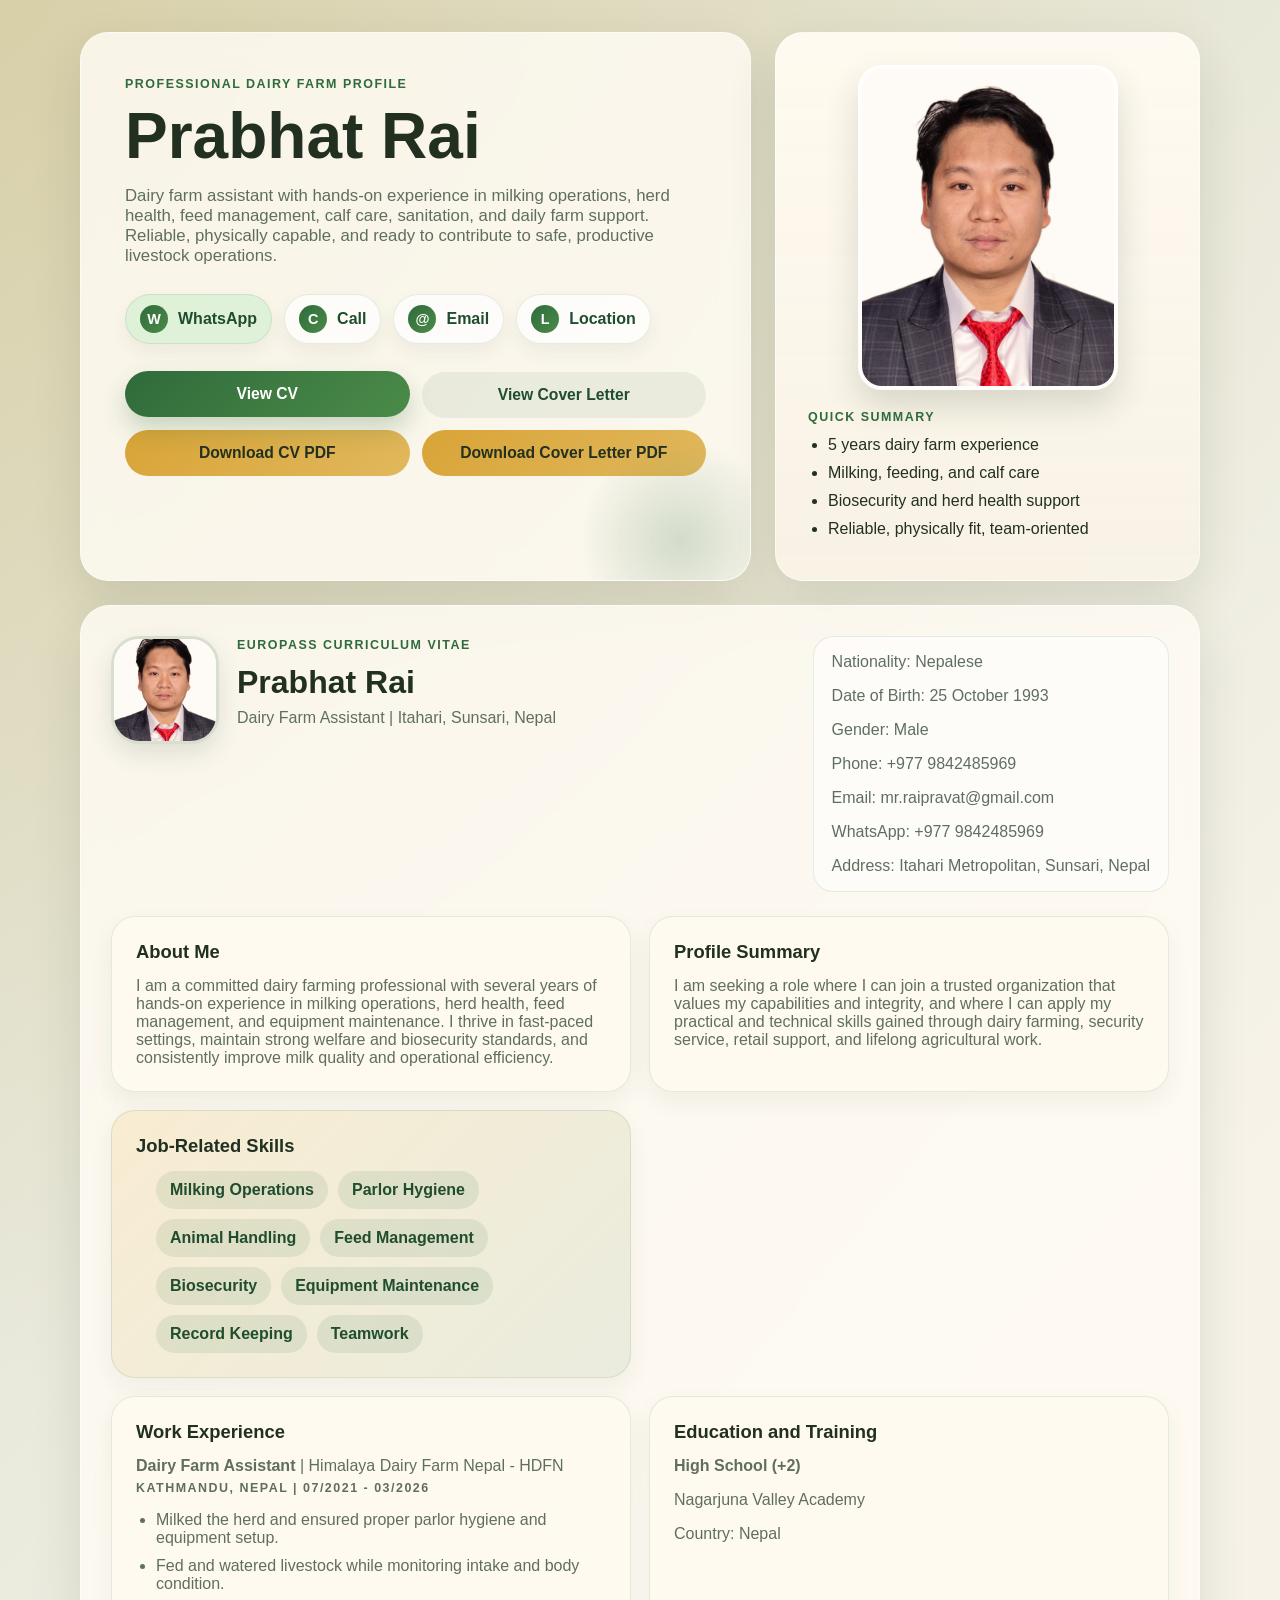
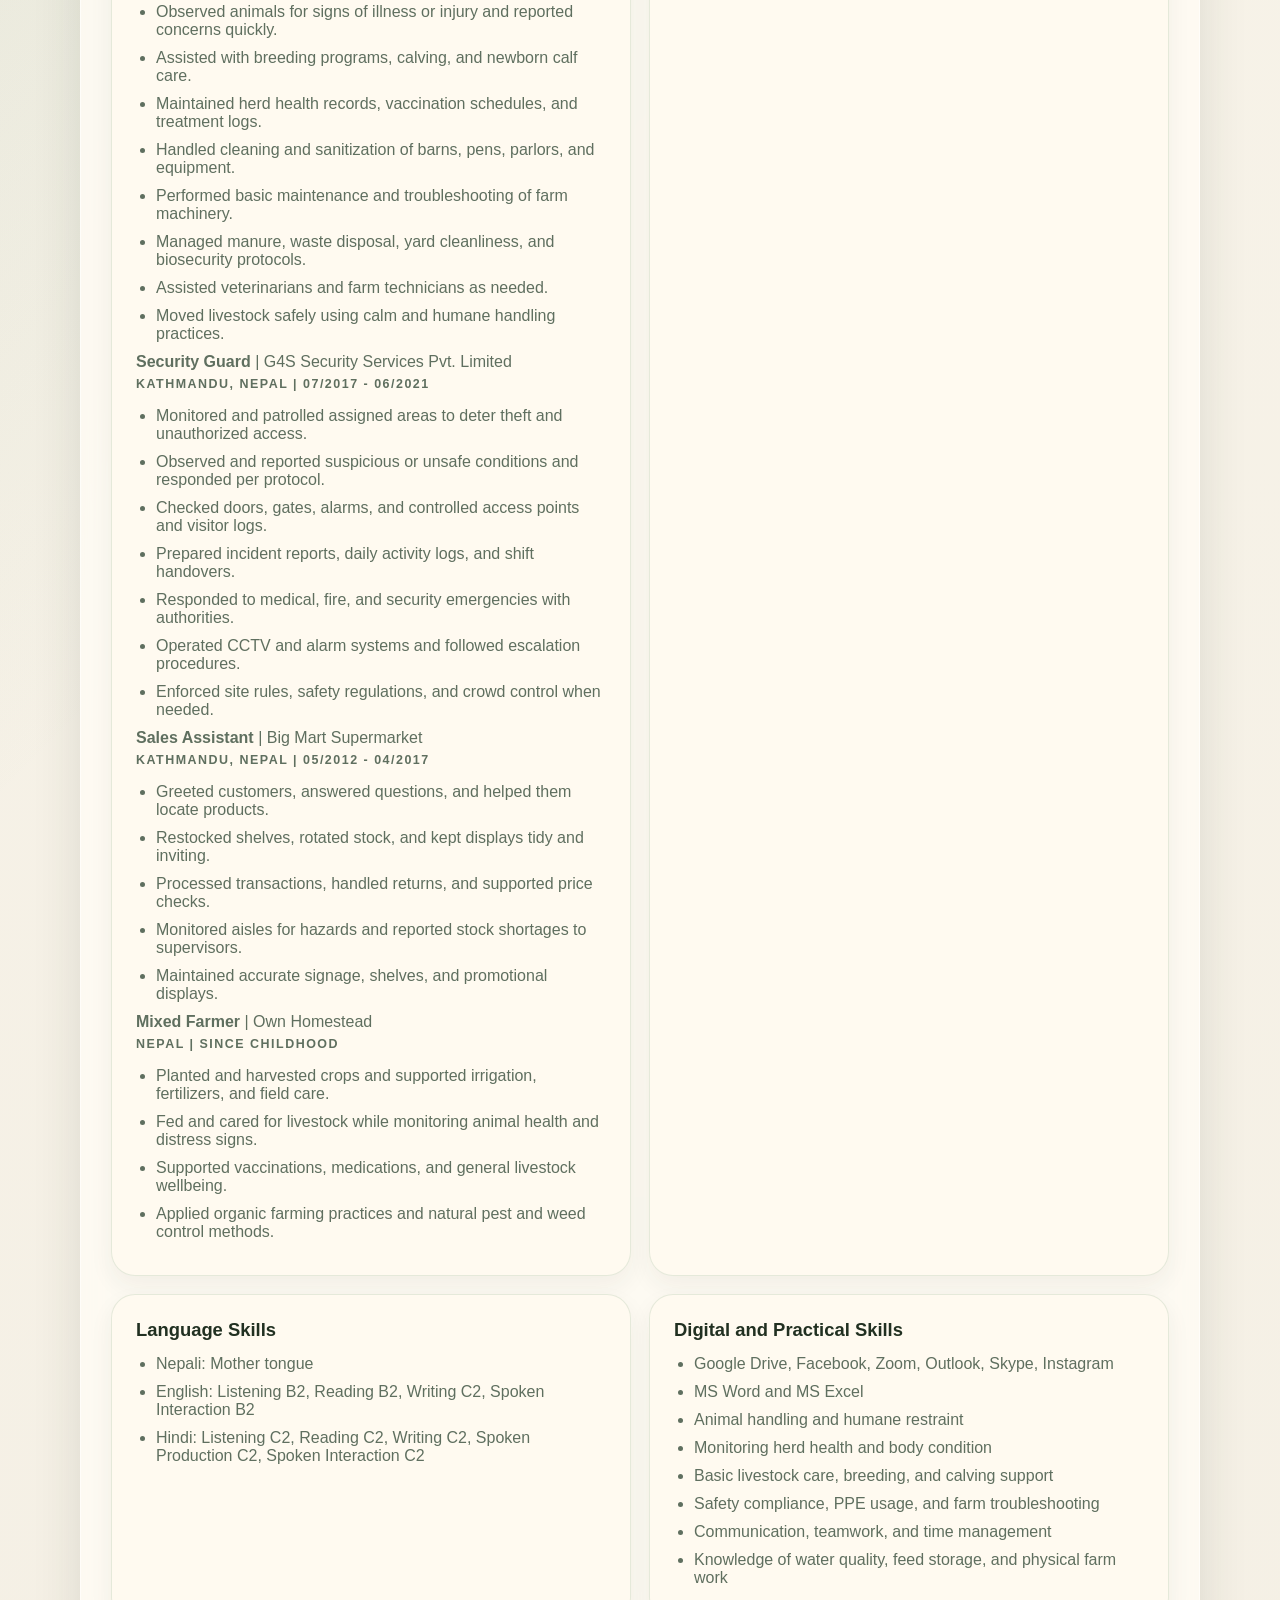
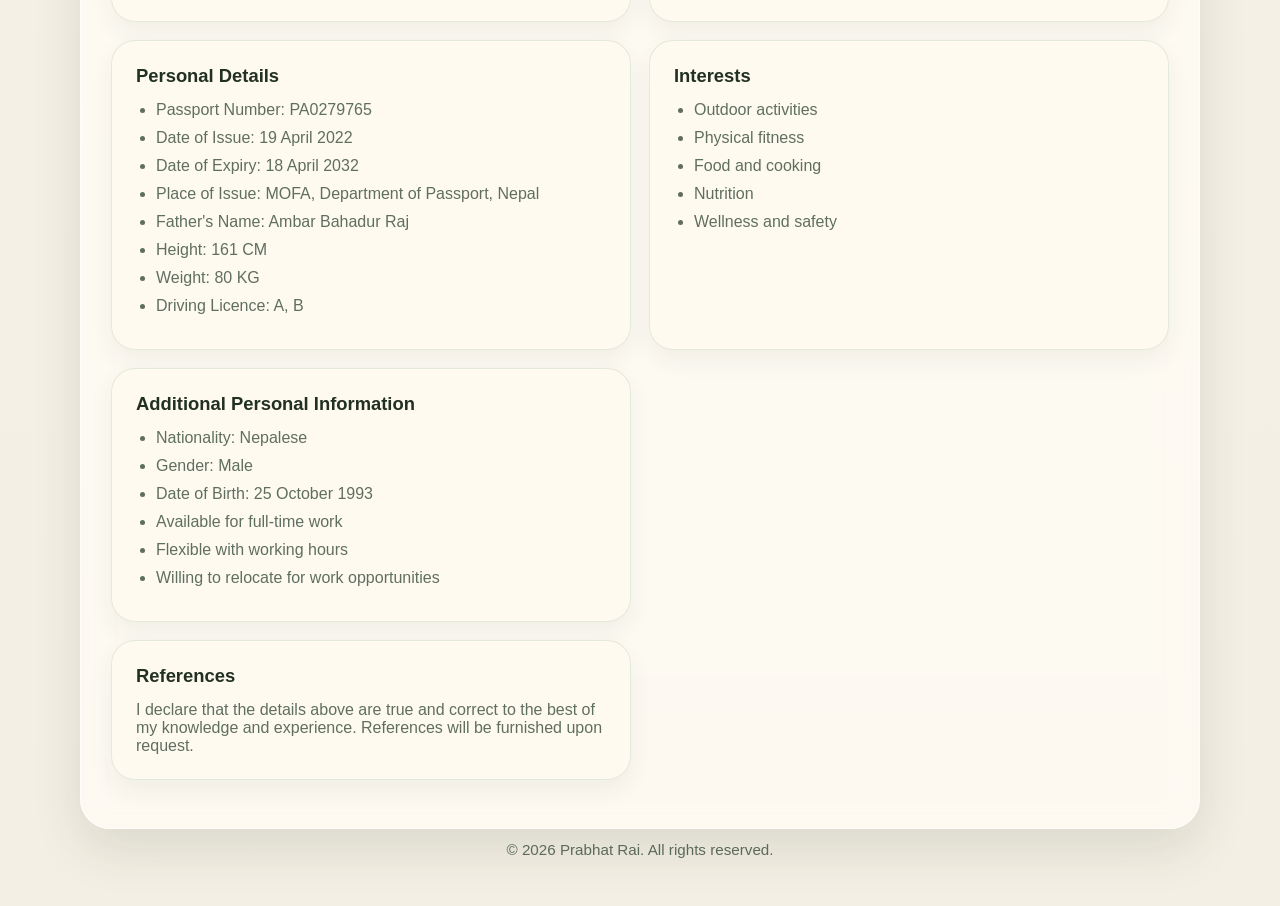
<file: index.html>
<!DOCTYPE html>
<html lang="en">

<head>
    <meta charset="UTF-8">
    <meta name="viewport" content="width=device-width, initial-scale=1.0">
    <title>Prabhat Rai | Dairy Farm Assistant</title>
    <link rel="icon" href="/favicon.ico" type="image/x-icon">
    <link rel="stylesheet" href="style.css">
</head>

<body>
    <div class="page-shell">
        <header class="hero">
            <div class="hero-copy">
                <p class="eyebrow">Professional Dairy Farm Profile</p>
                <h1>Prabhat Rai</h1>
                <p class="hero-text">
                    Dairy farm assistant with hands-on experience in milking operations, herd health,
                    feed management, calf care, sanitation, and daily farm support. Reliable,
                    physically capable, and ready to contribute to safe, productive livestock
                    operations.
                </p>
                <div class="trust-links">
                    <a class="trust-link whatsapp" href="https://wa.me/9779842485969" target="_blank"
                        rel="noopener noreferrer" aria-label="Chat on WhatsApp">
                        <span class="trust-icon">W</span>
                        <span>WhatsApp</span>
                    </a>
                    <a class="trust-link" href="tel:+9779842485969" aria-label="Call Prabhat Rai">
                        <span class="trust-icon">C</span>
                        <span>Call</span>
                    </a>
                    <a class="trust-link" href="mailto:mr.raipravat@gmail.com" aria-label="Send email to Prabhat Rai">
                        <span class="trust-icon">@</span>
                        <span>Email</span>
                    </a>
                    <a class="trust-link" href="https://maps.google.com/?q=Itahari+Metropolitan+City,+Sunsari,+Nepal"
                        target="_blank" rel="noopener noreferrer" aria-label="View location">
                        <span class="trust-icon">L</span>
                        <span>Location</span>
                    </a>
                </div>
                <div class="hero-actions">
                    <button class="tab-button active" data-section="cv" onclick="showSection('cv', this)">View
                        CV</button>
                    <button class="tab-button" data-section="cover-letter"
                        onclick="showSection('cover-letter', this)">View Cover Letter</button>
                    <a class="tab-button download-button" href="Prabhat-Rai-CV.pdf" download>Download CV PDF</a>
                    <a class="tab-button download-button" href="Prabhat-Rai-Cover-Letter.pdf" download>Download Cover Letter PDF</a>
                </div>
            </div>
            <div class="hero-card">
                <img src="PP.jpeg" alt="Portrait of Prabhat Rai" class="hero-photo">
                <p class="card-label">Quick Summary</p>
                <ul class="summary-list">
                    <li>5 years dairy farm experience</li>
                    <li>Milking, feeding, and calf care</li>
                    <li>Biosecurity and herd health support</li>
                    <li>Reliable, physically fit, team-oriented</li>
                </ul>
            </div>
        </header>

        <main id="main-content">
            <section id="cv" class="content-section">
                <div class="panel">
                    <div class="profile-head">
                        <div class="profile-identity">
                            <img src="PP.jpeg" alt="Prabhat Rai profile photo" class="profile-photo">
                            <div>
                                <p class="section-tag">Europass Curriculum Vitae</p>
                                <h2>Prabhat Rai</h2>
                                <p class="subtitle">Dairy Farm Assistant | Itahari, Sunsari, Nepal</p>
                            </div>
                        </div>
                        <div class="contact-box">
                            <p>Nationality: Nepalese</p>
                            <p>Date of Birth: 25 October 1993</p>
                            <p>Gender: Male</p>
                            <p>Phone: +977 9842485969</p>
                            <p>Email: mr.raipravat@gmail.com</p>
                            <p>WhatsApp: +977 9842485969</p>
                            <p>Address: Itahari Metropolitan, Sunsari, Nepal</p>
                        </div>
                    </div>

                    <div class="grid two-col">
                        <article class="card">
                            <h3>About Me</h3>
                            <p>
                                I am a committed dairy farming professional with several years of
                                hands-on experience in milking operations, herd health, feed
                                management, and equipment maintenance. I thrive in fast-paced settings,
                                maintain strong welfare and biosecurity standards, and consistently
                                improve milk quality and operational efficiency.
                            </p>
                        </article>

                        <article class="card">
                            <h3>Profile Summary</h3>
                            <p>
                                I am seeking a role where I can join a trusted organization that values
                                my capabilities and integrity, and where I can apply my practical and
                                technical skills gained through dairy farming, security service, retail
                                support, and lifelong agricultural work.
                            </p>
                        </article>

                        <article class="card accent-card">
                            <h3>Job-Related Skills</h3>
                            <ul class="chip-list">
                                <li>Milking Operations</li>
                                <li>Parlor Hygiene</li>
                                <li>Animal Handling</li>
                                <li>Feed Management</li>
                                <li>Biosecurity</li>
                                <li>Equipment Maintenance</li>
                                <li>Record Keeping</li>
                                <li>Teamwork</li>
                            </ul>
                        </article>
                    </div>

                    <div class="grid two-col">
                        <article class="card">
                            <h3>Work Experience</h3>
                            <div class="timeline-item">
                                <p class="job-line"><strong>Dairy Farm Assistant</strong> | Himalaya Dairy Farm Nepal -
                                    HDFN</p>
                                <p class="job-meta">Kathmandu, Nepal | 07/2021 - 03/2026</p>
                                <ul>
                                    <li>Milked the herd and ensured proper parlor hygiene and equipment setup.</li>
                                    <li>Fed and watered livestock while monitoring intake and body condition.</li>
                                    <li>Observed animals for signs of illness or injury and reported concerns quickly.
                                    </li>
                                    <li>Assisted with breeding programs, calving, and newborn calf care.</li>
                                    <li>Maintained herd health records, vaccination schedules, and treatment logs.</li>
                                    <li>Handled cleaning and sanitization of barns, pens, parlors, and equipment.</li>
                                    <li>Performed basic maintenance and troubleshooting of farm machinery.</li>
                                    <li>Managed manure, waste disposal, yard cleanliness, and biosecurity protocols.
                                    </li>
                                    <li>Assisted veterinarians and farm technicians as needed.</li>
                                    <li>Moved livestock safely using calm and humane handling practices.</li>
                                </ul>
                            </div>
                            <div class="timeline-item">
                                <p class="job-line"><strong>Security Guard</strong> | G4S Security Services Pvt. Limited
                                </p>
                                <p class="job-meta">Kathmandu, Nepal | 07/2017 - 06/2021</p>
                                <ul>
                                    <li>Monitored and patrolled assigned areas to deter theft and unauthorized access.
                                    </li>
                                    <li>Observed and reported suspicious or unsafe conditions and responded per
                                        protocol.</li>
                                    <li>Checked doors, gates, alarms, and controlled access points and visitor logs.
                                    </li>
                                    <li>Prepared incident reports, daily activity logs, and shift handovers.</li>
                                    <li>Responded to medical, fire, and security emergencies with authorities.</li>
                                    <li>Operated CCTV and alarm systems and followed escalation procedures.</li>
                                    <li>Enforced site rules, safety regulations, and crowd control when needed.</li>
                                </ul>
                            </div>
                            <div class="timeline-item">
                                <p class="job-line"><strong>Sales Assistant</strong> | Big Mart Supermarket</p>
                                <p class="job-meta">Kathmandu, Nepal | 05/2012 - 04/2017</p>
                                <ul>
                                    <li>Greeted customers, answered questions, and helped them locate products.</li>
                                    <li>Restocked shelves, rotated stock, and kept displays tidy and inviting.</li>
                                    <li>Processed transactions, handled returns, and supported price checks.</li>
                                    <li>Monitored aisles for hazards and reported stock shortages to supervisors.</li>
                                    <li>Maintained accurate signage, shelves, and promotional displays.</li>
                                </ul>
                            </div>
                            <div class="timeline-item">
                                <p class="job-line"><strong>Mixed Farmer</strong> | Own Homestead</p>
                                <p class="job-meta">Nepal | Since Childhood</p>
                                <ul>
                                    <li>Planted and harvested crops and supported irrigation, fertilizers, and field
                                        care.</li>
                                    <li>Fed and cared for livestock while monitoring animal health and distress signs.
                                    </li>
                                    <li>Supported vaccinations, medications, and general livestock wellbeing.</li>
                                    <li>Applied organic farming practices and natural pest and weed control methods.
                                    </li>
                                </ul>
                            </div>
                        </article>

                        <article class="card">
                            <h3>Education and Training</h3>
                            <p><strong>High School (+2)</strong></p>
                            <p>Nagarjuna Valley Academy</p>
                            <p>Country: Nepal</p>
                        </article>
                    </div>

                    <div class="grid two-col">
                        <article class="card">
                            <h3>Language Skills</h3>
                            <ul>
                                <li>Nepali: Mother tongue</li>
                                <li>English: Listening B2, Reading B2, Writing C2, Spoken Interaction B2</li>
                                <li>Hindi: Listening C2, Reading C2, Writing C2, Spoken Production C2, Spoken
                                    Interaction C2</li>
                            </ul>
                        </article>
                        <article class="card">
                            <h3>Digital and Practical Skills</h3>
                            <ul>
                                <li>Google Drive, Facebook, Zoom, Outlook, Skype, Instagram</li>
                                <li>MS Word and MS Excel</li>
                                <li>Animal handling and humane restraint</li>
                                <li>Monitoring herd health and body condition</li>
                                <li>Basic livestock care, breeding, and calving support</li>
                                <li>Safety compliance, PPE usage, and farm troubleshooting</li>
                                <li>Communication, teamwork, and time management</li>
                                <li>Knowledge of water quality, feed storage, and physical farm work</li>
                            </ul>
                        </article>
                    </div>

                    <div class="grid two-col">
                        <article class="card">
                            <h3>Personal Details</h3>
                            <ul>
                                <li>Passport Number: PA0279765</li>
                                <li>Date of Issue: 19 April 2022</li>
                                <li>Date of Expiry: 18 April 2032</li>
                                <li>Place of Issue: MOFA, Department of Passport, Nepal</li>
                                <li>Father's Name: Ambar Bahadur Raj</li>
                                <li>Height: 161 CM</li>
                                <li>Weight: 80 KG</li>
                                <li>Driving Licence: A, B</li>
                            </ul>
                        </article>

                        <article class="card">
                            <h3>Interests</h3>
                            <ul>
                                <li>Outdoor activities</li>
                                <li>Physical fitness</li>
                                <li>Food and cooking</li>
                                <li>Nutrition</li>
                                <li>Wellness and safety</li>
                            </ul>
                        </article>
                    </div>

                    <div class="grid two-col">
                        <article class="card">
                            <h3>Additional Personal Information</h3>
                            <ul>
                                <li>Nationality: Nepalese</li>
                                <li>Gender: Male</li>
                                <li>Date of Birth: 25 October 1993</li>
                                <li>Available for full-time work</li>
                                <li>Flexible with working hours</li>
                                <li>Willing to relocate for work opportunities</li>
                            </ul>
                        </article>
                    </div>

                    <div class="grid two-col">
                        <article class="card">
                            <h3>References</h3>
                            <p>
                                I declare that the details above are true and correct to the best of my
                                knowledge and experience. References will be furnished upon request.
                            </p>
                        </article>
                    </div>
                </div>
            </section>

            <section id="cover-letter" class="content-section hidden">
                <div class="panel">
                    <p class="section-tag">Cover Letter</p>
                    <h2>Application for Dairy Farm Assistant</h2>
                    <div class="letter-card">
                        <div class="letter-meta">
                            <p><strong>Prabhat Rai</strong></p>
                            <p>Itahari Metropolitan, Sunsari, Nepal</p>
                            <p>Phone: +977 9842485969</p>
                            <p>Email: mr.raipravat@gmail.com</p>
                            <p>WhatsApp: +977 9842485969</p>
                            <p>Website: www.prabhat.info.np</p>
                        </div>
                        <p><strong>Subject:</strong> Job Application for Dairy Farm Assistant</p>
                        <p>Dear Hiring Manager,</p>
                        <p>
                            I am writing to express my interest in the Dairy Farm Assistant position.
                            With several years of hands-on experience in milking operations, herd
                            health, feed management, and equipment maintenance, I am confident in my
                            ability to contribute effectively to your team and help maintain high
                            standards of welfare, biosecurity, and productivity.
                        </p>
                        <p>
                            I have developed a solid foundation in all aspects of dairy farming. I have
                            routinely assisted with milking shifts, ensuring parlor hygiene, proper
                            equipment setup, and efficient workflow to maximize throughput while
                            minimizing stress on the animals. My experience also includes daily feeding
                            and water management, monitoring intake and body condition, and supporting
                            rations that help growth, production, and reproduction.
                        </p>
                        <p>
                            A core strength I bring is vigilance in animal health. I routinely observe
                            for signs of illness or injury, monitor calf rearing and nursing, and keep
                            clear records for supervisors and veterinary staff. I am comfortable working
                            with vaccination schedules, treatment logs, and herd health records, making
                            sure documentation remains accurate and up to date.
                        </p>
                        <p>
                            Biosecurity and safety are at the forefront of my work. I follow strict
                            sanitation protocols, manage waste and yard cleanliness, and adhere to PPE
                            requirements and safety policies. I am committed to humane handling and
                            low-stress stockmanship, which helps reduce injury risk and support better
                            milk production and welfare outcomes. I also understand the importance of
                            equipment maintenance and basic repairs, helping keep operations running
                            smoothly.
                        </p>
                        <p>
                            My collaborative nature and communication skills enable me to work
                            effectively with supervisors, veterinarians, and farm technicians. I am
                            comfortable supporting inspections, audits, and compliance activities, and I
                            enjoy contributing to team training and cross-functional tasks. I have strong
                            organizational abilities, allowing me to balance routine duties with urgent
                            needs in a fast-paced environment.
                        </p>
                        <p>
                            I am seeking an opportunity to apply my practical skills within a respected
                            organization that values reliability, integrity, and continuous improvement.
                            I am eager to bring my hands-on experience, strong work ethic, and proactive
                            problem-solving approach to your farm.
                        </p>
                        <p>
                            Thank you for considering my application. I would welcome the opportunity to
                            discuss how my background, skills, and dedication align with the needs of
                            your team. I am available for an interview at your earliest convenience.
                        </p>
                        <p>Sincerely,</p>
                        <p><strong>Prabhat Rai</strong></p>
                    </div>
                </div>
            </section>
        </main>

        <footer class="site-footer">
            <p>&copy; <span id="current-year"></span> Prabhat Rai. All rights reserved.</p>
        </footer>
    </div>

    <button id="scroll-top-btn" class="scroll-top-btn" type="button" aria-label="Scroll to top">
        <svg viewBox="0 0 24 24" aria-hidden="true" focusable="false">
            <path d="M12 5.5 5.5 12l1.4 1.4 4.1-4.1V19h2V9.3l4.1 4.1 1.4-1.4z" fill="currentColor" />
        </svg>
    </button>

    <script src="script.js"></script>
</body>

</html>
</file>
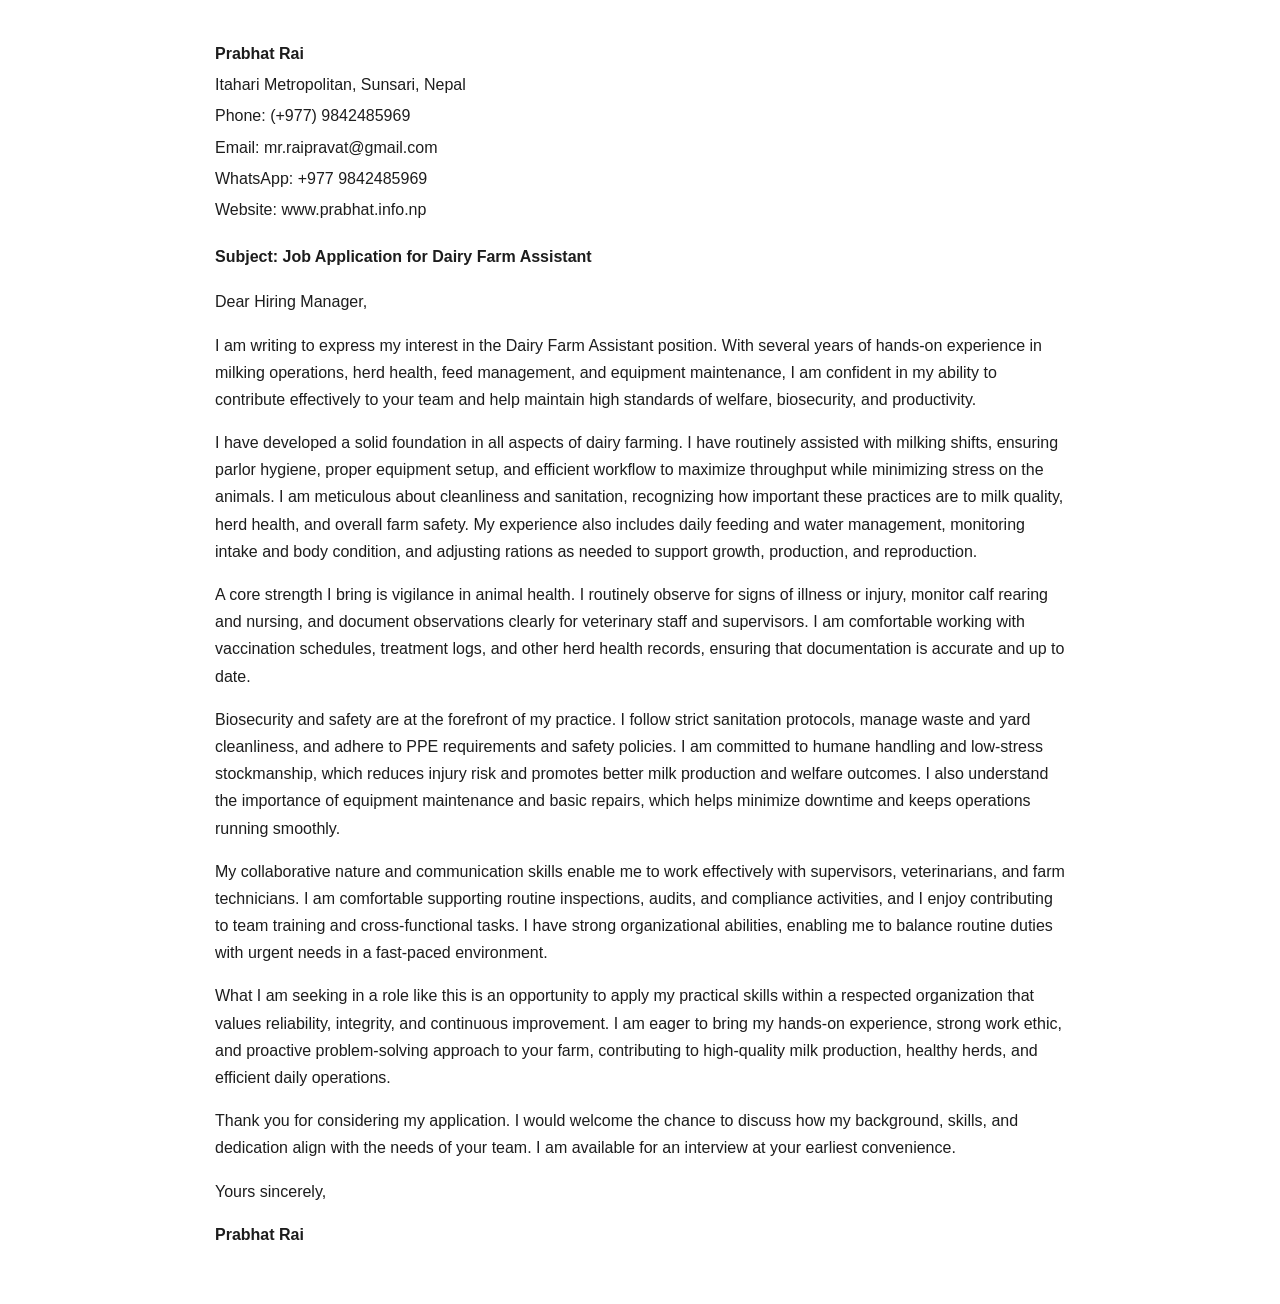
<file: cover-letter-print.html>
<!DOCTYPE html>
<html lang="en">
<head>
    <meta charset="UTF-8">
    <meta name="viewport" content="width=device-width, initial-scale=1.0">
    <title>Prabhat Rai Cover Letter</title>
    <style>
        body {
            margin: 0;
            font-family: Arial, Helvetica, sans-serif;
            color: #1d1d1d;
            background: #ffffff;
            line-height: 1.7;
        }

        .page {
            max-width: 850px;
            margin: 0 auto;
            padding: 40px 48px;
        }

        h1, p {
            margin-top: 0;
        }

        h1 {
            font-size: 1.7rem;
            margin-bottom: 18px;
        }

        .meta {
            margin-bottom: 20px;
        }

        .meta p {
            margin-bottom: 4px;
        }

        .subject {
            margin: 20px 0 18px;
            font-weight: 700;
        }
    </style>
</head>
<body>
    <div class="page">
        <div class="meta">
            <p><strong>Prabhat Rai</strong></p>
            <p>Itahari Metropolitan, Sunsari, Nepal</p>
            <p>Phone: (+977) 9842485969</p>
            <p>Email: mr.raipravat@gmail.com</p>
            <p>WhatsApp: +977 9842485969</p>
            <p>Website: www.prabhat.info.np</p>
        </div>

        <p class="subject">Subject: Job Application for Dairy Farm Assistant</p>

        <p>Dear Hiring Manager,</p>

        <p>
            I am writing to express my interest in the Dairy Farm Assistant position. With several years of hands-on
            experience in milking operations, herd health, feed management, and equipment maintenance, I am confident
            in my ability to contribute effectively to your team and help maintain high standards of welfare, biosecurity,
            and productivity.
        </p>

        <p>
            I have developed a solid foundation in all aspects of dairy farming. I have routinely assisted with milking
            shifts, ensuring parlor hygiene, proper equipment setup, and efficient workflow to maximize throughput while
            minimizing stress on the animals. I am meticulous about cleanliness and sanitation, recognizing how important
            these practices are to milk quality, herd health, and overall farm safety. My experience also includes daily
            feeding and water management, monitoring intake and body condition, and adjusting rations as needed to support
            growth, production, and reproduction.
        </p>

        <p>
            A core strength I bring is vigilance in animal health. I routinely observe for signs of illness or injury,
            monitor calf rearing and nursing, and document observations clearly for veterinary staff and supervisors.
            I am comfortable working with vaccination schedules, treatment logs, and other herd health records, ensuring
            that documentation is accurate and up to date.
        </p>

        <p>
            Biosecurity and safety are at the forefront of my practice. I follow strict sanitation protocols, manage waste
            and yard cleanliness, and adhere to PPE requirements and safety policies. I am committed to humane handling
            and low-stress stockmanship, which reduces injury risk and promotes better milk production and welfare outcomes.
            I also understand the importance of equipment maintenance and basic repairs, which helps minimize downtime and
            keeps operations running smoothly.
        </p>

        <p>
            My collaborative nature and communication skills enable me to work effectively with supervisors, veterinarians,
            and farm technicians. I am comfortable supporting routine inspections, audits, and compliance activities, and I
            enjoy contributing to team training and cross-functional tasks. I have strong organizational abilities, enabling
            me to balance routine duties with urgent needs in a fast-paced environment.
        </p>

        <p>
            What I am seeking in a role like this is an opportunity to apply my practical skills within a respected
            organization that values reliability, integrity, and continuous improvement. I am eager to bring my hands-on
            experience, strong work ethic, and proactive problem-solving approach to your farm, contributing to high-quality
            milk production, healthy herds, and efficient daily operations.
        </p>

        <p>
            Thank you for considering my application. I would welcome the chance to discuss how my background, skills,
            and dedication align with the needs of your team. I am available for an interview at your earliest convenience.
        </p>

        <p>Yours sincerely,</p>
        <p><strong>Prabhat Rai</strong></p>
    </div>
</body>
</html>
</file>
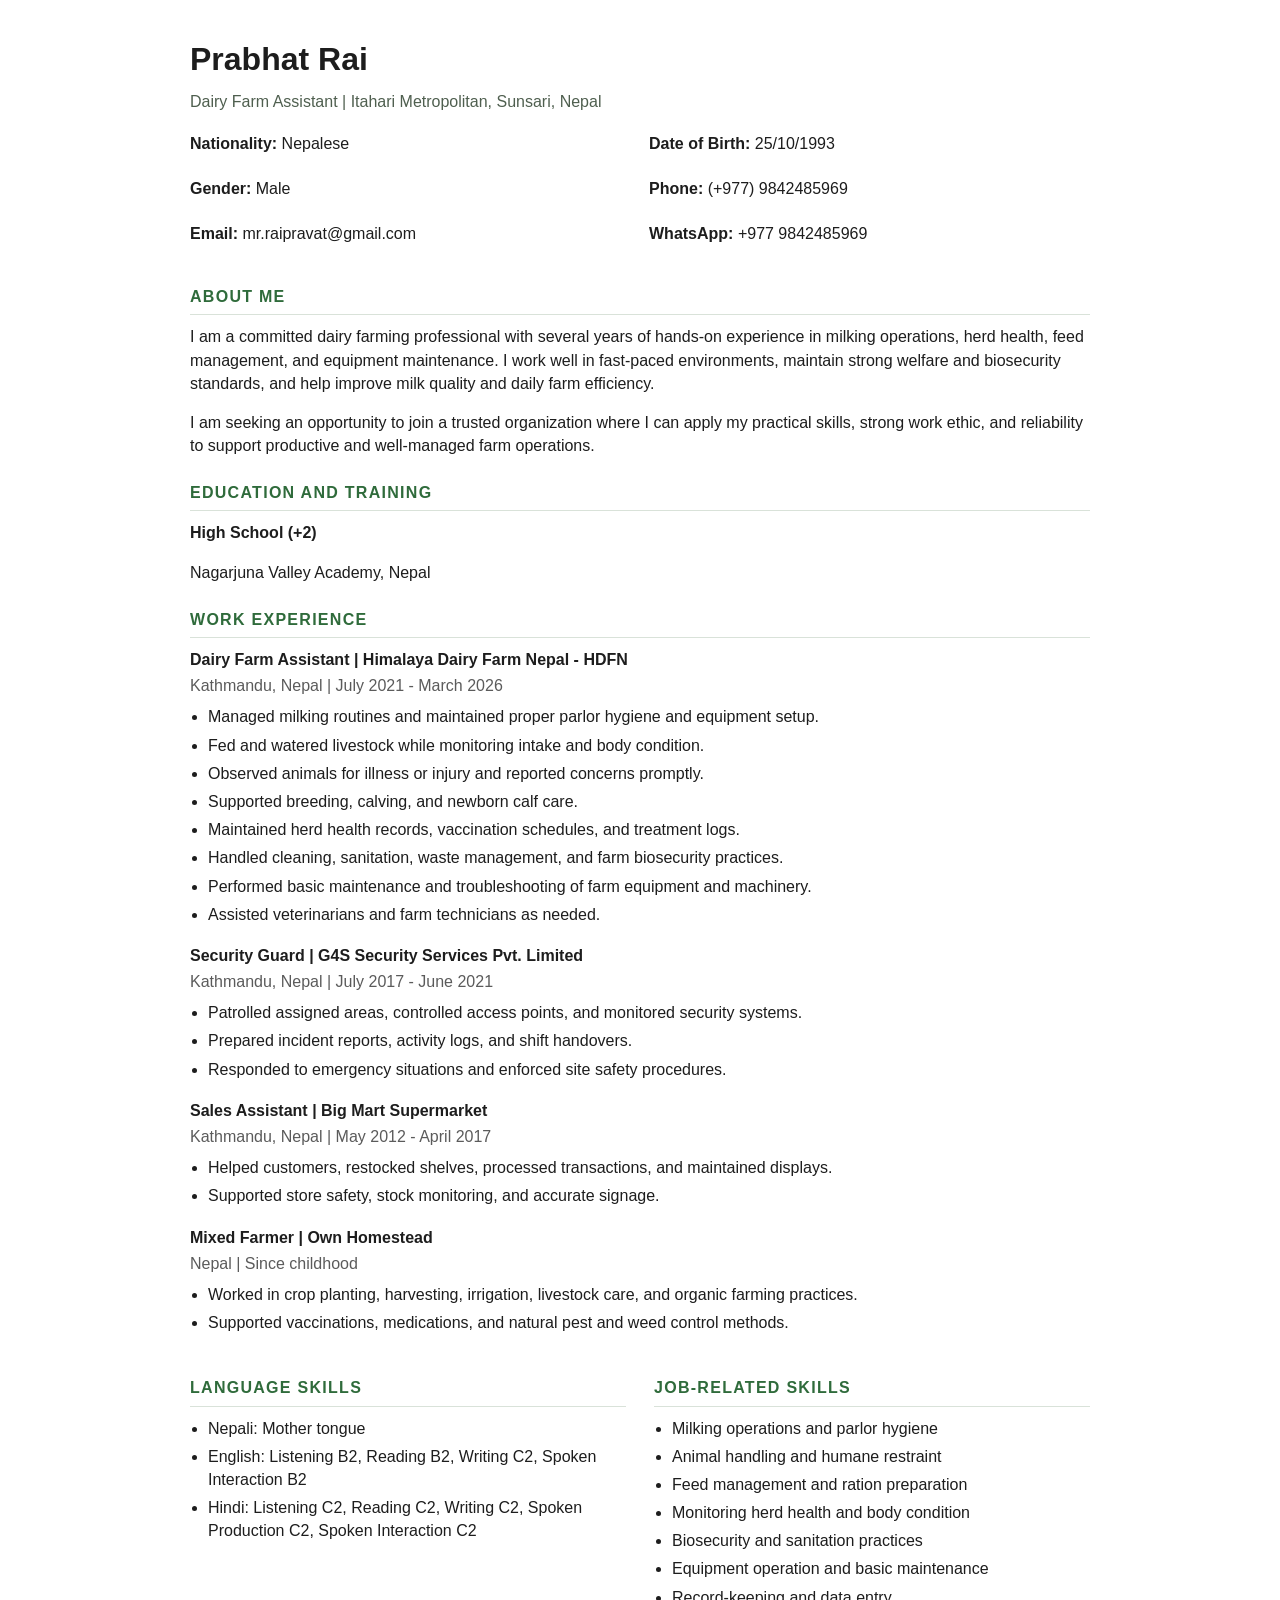
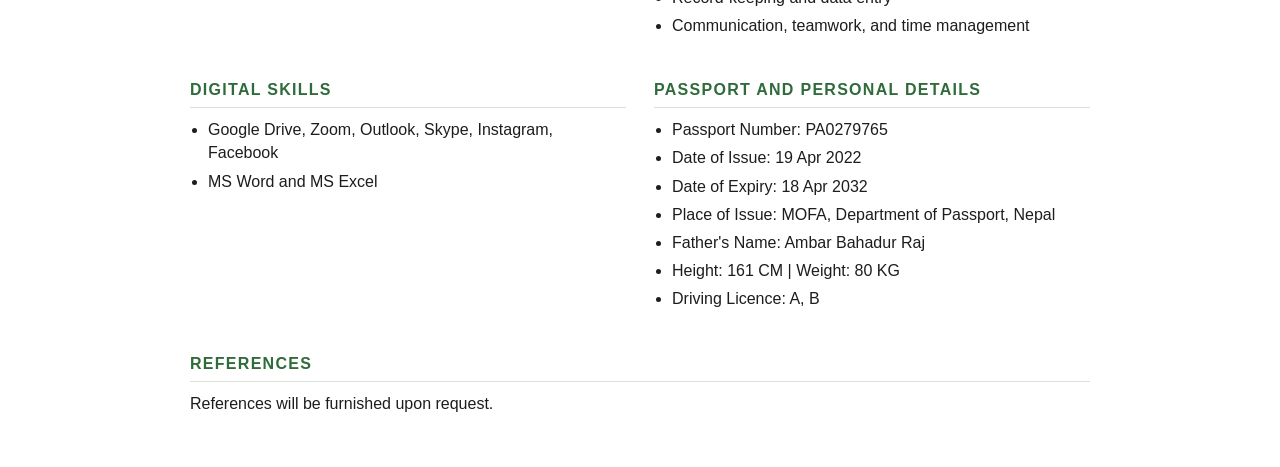
<file: cv-print.html>
<!DOCTYPE html>
<html lang="en">
<head>
    <meta charset="UTF-8">
    <meta name="viewport" content="width=device-width, initial-scale=1.0">
    <title>Prabhat Rai CV</title>
    <style>
        body {
            margin: 0;
            font-family: Arial, Helvetica, sans-serif;
            color: #1d1d1d;
            background: #ffffff;
            line-height: 1.45;
        }

        .page {
            max-width: 900px;
            margin: 0 auto;
            padding: 36px 42px;
        }

        h1, h2, h3, p {
            margin-top: 0;
        }

        h1 {
            font-size: 2rem;
            margin-bottom: 8px;
        }

        h2 {
            font-size: 1rem;
            margin: 24px 0 10px;
            text-transform: uppercase;
            letter-spacing: 0.08em;
            color: #2f6b3b;
            border-bottom: 1px solid #d9e2d9;
            padding-bottom: 6px;
        }

        .topline {
            color: #4f5f4f;
            margin-bottom: 18px;
        }

        .contact-grid {
            display: grid;
            grid-template-columns: repeat(2, minmax(0, 1fr));
            gap: 6px 18px;
            margin-bottom: 20px;
        }

        .section-block {
            margin-bottom: 12px;
        }

        .job {
            margin-bottom: 18px;
        }

        .job-title {
            font-weight: 700;
            margin-bottom: 3px;
        }

        .job-meta {
            color: #5b5b5b;
            margin-bottom: 8px;
        }

        ul {
            margin: 8px 0 0 18px;
            padding: 0;
        }

        li {
            margin-bottom: 5px;
        }

        .two-col {
            display: grid;
            grid-template-columns: repeat(2, minmax(0, 1fr));
            gap: 18px 28px;
        }
    </style>
</head>
<body>
    <div class="page">
        <h1>Prabhat Rai</h1>
        <p class="topline">Dairy Farm Assistant | Itahari Metropolitan, Sunsari, Nepal</p>

        <div class="contact-grid">
            <p><strong>Nationality:</strong> Nepalese</p>
            <p><strong>Date of Birth:</strong> 25/10/1993</p>
            <p><strong>Gender:</strong> Male</p>
            <p><strong>Phone:</strong> (+977) 9842485969</p>
            <p><strong>Email:</strong> mr.raipravat@gmail.com</p>
            <p><strong>WhatsApp:</strong> +977 9842485969</p>
        </div>

        <h2>About Me</h2>
        <p>
            I am a committed dairy farming professional with several years of hands-on experience in milking operations,
            herd health, feed management, and equipment maintenance. I work well in fast-paced environments, maintain
            strong welfare and biosecurity standards, and help improve milk quality and daily farm efficiency.
        </p>
        <p>
            I am seeking an opportunity to join a trusted organization where I can apply my practical skills, strong work ethic,
            and reliability to support productive and well-managed farm operations.
        </p>

        <h2>Education and Training</h2>
        <p><strong>High School (+2)</strong></p>
        <p>Nagarjuna Valley Academy, Nepal</p>

        <h2>Work Experience</h2>
        <div class="job">
            <p class="job-title">Dairy Farm Assistant | Himalaya Dairy Farm Nepal - HDFN</p>
            <p class="job-meta">Kathmandu, Nepal | July 2021 - March 2026</p>
            <ul>
                <li>Managed milking routines and maintained proper parlor hygiene and equipment setup.</li>
                <li>Fed and watered livestock while monitoring intake and body condition.</li>
                <li>Observed animals for illness or injury and reported concerns promptly.</li>
                <li>Supported breeding, calving, and newborn calf care.</li>
                <li>Maintained herd health records, vaccination schedules, and treatment logs.</li>
                <li>Handled cleaning, sanitation, waste management, and farm biosecurity practices.</li>
                <li>Performed basic maintenance and troubleshooting of farm equipment and machinery.</li>
                <li>Assisted veterinarians and farm technicians as needed.</li>
            </ul>
        </div>

        <div class="job">
            <p class="job-title">Security Guard | G4S Security Services Pvt. Limited</p>
            <p class="job-meta">Kathmandu, Nepal | July 2017 - June 2021</p>
            <ul>
                <li>Patrolled assigned areas, controlled access points, and monitored security systems.</li>
                <li>Prepared incident reports, activity logs, and shift handovers.</li>
                <li>Responded to emergency situations and enforced site safety procedures.</li>
            </ul>
        </div>

        <div class="job">
            <p class="job-title">Sales Assistant | Big Mart Supermarket</p>
            <p class="job-meta">Kathmandu, Nepal | May 2012 - April 2017</p>
            <ul>
                <li>Helped customers, restocked shelves, processed transactions, and maintained displays.</li>
                <li>Supported store safety, stock monitoring, and accurate signage.</li>
            </ul>
        </div>

        <div class="job">
            <p class="job-title">Mixed Farmer | Own Homestead</p>
            <p class="job-meta">Nepal | Since childhood</p>
            <ul>
                <li>Worked in crop planting, harvesting, irrigation, livestock care, and organic farming practices.</li>
                <li>Supported vaccinations, medications, and natural pest and weed control methods.</li>
            </ul>
        </div>

        <div class="two-col">
            <div class="section-block">
                <h2>Language Skills</h2>
                <ul>
                    <li>Nepali: Mother tongue</li>
                    <li>English: Listening B2, Reading B2, Writing C2, Spoken Interaction B2</li>
                    <li>Hindi: Listening C2, Reading C2, Writing C2, Spoken Production C2, Spoken Interaction C2</li>
                </ul>
            </div>

            <div class="section-block">
                <h2>Job-Related Skills</h2>
                <ul>
                    <li>Milking operations and parlor hygiene</li>
                    <li>Animal handling and humane restraint</li>
                    <li>Feed management and ration preparation</li>
                    <li>Monitoring herd health and body condition</li>
                    <li>Biosecurity and sanitation practices</li>
                    <li>Equipment operation and basic maintenance</li>
                    <li>Record-keeping and data entry</li>
                    <li>Communication, teamwork, and time management</li>
                </ul>
            </div>
        </div>

        <div class="two-col">
            <div class="section-block">
                <h2>Digital Skills</h2>
                <ul>
                    <li>Google Drive, Zoom, Outlook, Skype, Instagram, Facebook</li>
                    <li>MS Word and MS Excel</li>
                </ul>
            </div>

            <div class="section-block">
                <h2>Passport and Personal Details</h2>
                <ul>
                    <li>Passport Number: PA0279765</li>
                    <li>Date of Issue: 19 Apr 2022</li>
                    <li>Date of Expiry: 18 Apr 2032</li>
                    <li>Place of Issue: MOFA, Department of Passport, Nepal</li>
                    <li>Father's Name: Ambar Bahadur Raj</li>
                    <li>Height: 161 CM | Weight: 80 KG</li>
                    <li>Driving Licence: A, B</li>
                </ul>
            </div>
        </div>

        <h2>References</h2>
        <p>References will be furnished upon request.</p>
    </div>
</body>
</html>
</file>
<file: style.css>
:root {
  --bg: #f4efe4;
  --panel: rgba(255, 252, 245, 0.82);
  --panel-strong: #fffaf0;
  --text: #213021;
  --muted: #5f6f5f;
  --green: #2f6b3b;
  --green-deep: #1f4d2e;
  --gold: #d8a437;
  --line: rgba(47, 107, 59, 0.12);
  --shadow: 0 20px 50px rgba(33, 48, 33, 0.12);
}

* {
  box-sizing: border-box;
}

body {
  margin: 0;
  min-height: 100vh;
  font-family: "Segoe UI", Tahoma, Geneva, Verdana, sans-serif;
  color: var(--text);
  background:
    radial-gradient(circle at top left, rgba(216, 164, 55, 0.25), transparent 32%),
    linear-gradient(135deg, rgba(47, 107, 59, 0.16), transparent 45%),
    linear-gradient(180deg, #f8f4ea 0%, var(--bg) 100%);
  overflow-x: hidden;
}

.page-shell {
  width: min(1120px, calc(100% - 32px));
  margin: 0 auto;
  padding: 32px 0 48px;
}

.hero {
  display: grid;
  grid-template-columns: 1.5fr 0.95fr;
  gap: 24px;
  align-items: stretch;
  margin-bottom: 24px;
}

.hero-copy,
.hero-card,
.panel {
  backdrop-filter: blur(14px);
  background: var(--panel);
  border: 1px solid rgba(255, 255, 255, 0.55);
  box-shadow: var(--shadow);
}

.hero-copy {
  border-radius: 28px;
  padding: 44px;
  position: relative;
  overflow: hidden;
}

.hero-copy::after {
  content: "";
  position: absolute;
  right: -40px;
  bottom: -70px;
  width: 220px;
  height: 220px;
  border-radius: 50%;
  background: radial-gradient(circle, rgba(47, 107, 59, 0.2), transparent 65%);
}

.eyebrow,
.section-tag,
.card-label,
.job-meta {
  letter-spacing: 0.12em;
  text-transform: uppercase;
  font-size: 0.78rem;
}

.eyebrow,
.section-tag,
.card-label {
  color: var(--green);
  font-weight: 700;
}

h1,
h2,
h3,
p {
  margin-top: 0;
}

h1 {
  font-size: clamp(2.4rem, 5vw, 4.4rem);
  line-height: 1.04;
  margin-bottom: 16px;
}

h2 {
  font-size: 2rem;
  margin-bottom: 8px;
}

h3 {
  font-size: 1.15rem;
  margin-bottom: 14px;
}

.hero-text,
.subtitle,
.letter-card p,
.card p,
.card li,
.contact-box p {
  color: var(--muted);
}

.hero-text {
  max-width: 640px;
  font-size: 1.05rem;
  margin-bottom: 28px;
}

.trust-links {
  display: flex;
  flex-wrap: wrap;
  gap: 12px;
  margin-bottom: 28px;
}

.trust-link {
  display: inline-flex;
  align-items: center;
  gap: 10px;
  padding: 10px 14px;
  border-radius: 999px;
  text-decoration: none;
  color: var(--green-deep);
  background: rgba(255, 255, 255, 0.7);
  border: 1px solid rgba(47, 107, 59, 0.12);
  box-shadow: 0 8px 18px rgba(33, 48, 33, 0.06);
  font-weight: 700;
  transition: transform 0.2s ease, box-shadow 0.2s ease, background 0.2s ease;
}

.trust-link:hover {
  transform: translateY(-2px);
  box-shadow: 0 12px 24px rgba(33, 48, 33, 0.12);
  background: rgba(255, 255, 255, 0.92);
}

.trust-link.whatsapp {
  background: rgba(37, 211, 102, 0.12);
}

.trust-icon {
  display: inline-flex;
  align-items: center;
  justify-content: center;
  width: 28px;
  height: 28px;
  border-radius: 50%;
  background: linear-gradient(135deg, var(--green), #4b8b48);
  color: #fff;
  font-size: 0.9rem;
  font-weight: 800;
}

.hero-actions {
  display: flex;
  flex-wrap: wrap;
  gap: 12px;
}

.tab-button {
  display: inline-flex;
  align-items: center;
  justify-content: center;
  border: none;
  border-radius: 999px;
  padding: 14px 24px;
  font-size: 0.98rem;
  font-weight: 700;
  cursor: pointer;
  background: rgba(47, 107, 59, 0.08);
  color: var(--green-deep);
  text-decoration: none;
  transition: transform 0.2s ease, background 0.2s ease, color 0.2s ease, box-shadow 0.2s ease;
}

.hero-actions .tab-button {
  flex: 1 1 220px;
}

.download-button {
  background: linear-gradient(135deg, var(--gold), #e1b85d);
  color: #24311f;
}

.download-button:hover {
  background: linear-gradient(135deg, #c79022, var(--gold));
  color: #1d281a;
}

.tab-button:hover,
.tab-button.active {
  transform: translateY(-1px);
  background: linear-gradient(135deg, var(--green), #4b8b48);
  color: #fff;
  box-shadow: 0 12px 24px rgba(47, 107, 59, 0.24);
}

.hero-card {
  border-radius: 28px;
  padding: 32px;
  background:
    linear-gradient(180deg, rgba(255, 250, 240, 0.92), rgba(247, 241, 228, 0.88)),
    var(--panel);
}

.hero-photo {
  display: block;
  width: 100%;
  max-width: 260px;
  aspect-ratio: 4 / 5;
  object-fit: cover;
  margin: 0 auto 20px;
  border-radius: 24px;
  border: 4px solid rgba(255, 255, 255, 0.8);
  box-shadow: 0 16px 34px rgba(33, 48, 33, 0.16);
}

.summary-list,
.card ul {
  margin: 0;
  padding-left: 20px;
}

.summary-list li,
.card li {
  margin-bottom: 10px;
}

.panel {
  border-radius: 30px;
  padding: 30px;
}

.profile-head {
  display: flex;
  justify-content: space-between;
  gap: 20px;
  align-items: flex-start;
  margin-bottom: 24px;
}

.profile-identity {
  display: flex;
  align-items: center;
  gap: 18px;
}

.profile-photo {
  width: 108px;
  height: 108px;
  border-radius: 28px;
  object-fit: cover;
  border: 3px solid rgba(47, 107, 59, 0.16);
  box-shadow: 0 10px 24px rgba(33, 48, 33, 0.12);
}

.contact-box {
  min-width: 240px;
  padding: 16px 18px;
  border-radius: 20px;
  background: rgba(255, 255, 255, 0.58);
  border: 1px solid var(--line);
}

.contact-box p:last-child,
.card p:last-child,
.letter-card p:last-child {
  margin-bottom: 0;
}

.grid {
  display: grid;
  gap: 18px;
  margin-bottom: 18px;
}

.two-col {
  grid-template-columns: repeat(2, minmax(0, 1fr));
}

.card,
.letter-card {
  background: var(--panel-strong);
  border: 1px solid var(--line);
  border-radius: 24px;
  padding: 24px;
  box-shadow: 0 10px 24px rgba(33, 48, 33, 0.06);
}

.letter-meta {
  margin-bottom: 22px;
  padding-bottom: 18px;
  border-bottom: 1px solid var(--line);
}

.letter-meta p {
  margin-bottom: 6px;
}

.accent-card {
  background:
    linear-gradient(135deg, rgba(216, 164, 55, 0.16), rgba(47, 107, 59, 0.1)),
    var(--panel-strong);
}

.chip-list {
  list-style: none;
  padding-left: 0;
  display: flex;
  flex-wrap: wrap;
  gap: 10px;
}

.chip-list li {
  margin: 0;
  padding: 10px 14px;
  border-radius: 999px;
  background: rgba(47, 107, 59, 0.1);
  color: var(--green-deep);
  font-weight: 600;
  word-break: break-word;
}

.job-line {
  margin-bottom: 6px;
}

.job-meta {
  color: var(--gold);
  font-weight: 700;
  margin-bottom: 16px;
}

.hidden {
  display: none;
}

.site-footer {
  text-align: center;
  padding: 12px 18px 0;
}

.site-footer p {
  margin: 0;
  color: var(--muted);
  font-size: 0.95rem;
}

.scroll-top-btn {
  position: fixed;
  right: 24px;
  bottom: 24px;
  display: inline-flex;
  align-items: center;
  justify-content: center;
  width: 52px;
  height: 52px;
  border: none;
  border-radius: 50%;
  padding: 0;
  background: linear-gradient(135deg, var(--green), #4b8b48);
  color: #fff;
  font-weight: 700;
  cursor: pointer;
  box-shadow: 0 14px 28px rgba(33, 48, 33, 0.22);
  opacity: 0;
  visibility: hidden;
  transform: translateY(12px);
  transition: opacity 0.2s ease, transform 0.2s ease, visibility 0.2s ease;
  z-index: 1000;
}

.scroll-top-btn.visible {
  opacity: 1;
  visibility: visible;
  transform: translateY(0);
}

.scroll-top-btn:hover {
  background: linear-gradient(135deg, var(--green-deep), var(--green));
}

.scroll-top-btn svg {
  width: 24px;
  height: 24px;
}

@media (max-width: 860px) {
  .hero,
  .two-col {
    grid-template-columns: 1fr;
  }

  .page-shell {
    width: min(100% - 24px, 1120px);
    padding-top: 24px;
  }

  .hero-copy,
  .hero-card,
  .panel {
    padding: 24px;
  }

  .profile-head {
    flex-direction: column;
  }

  .profile-identity {
    align-items: center;
    text-align: center;
  }

  .contact-box {
    width: 100%;
    min-width: auto;
  }

  .hero-photo {
    max-width: 220px;
  }

  .hero-text {
    max-width: 100%;
  }
}

@media (max-width: 560px) {
  .page-shell {
    width: min(100% - 18px, 1120px);
    padding-top: 18px;
    padding-bottom: 28px;
  }

  h1 {
    font-size: 2.2rem;
  }

  h2 {
    font-size: 1.7rem;
  }

  .hero {
    gap: 16px;
    margin-bottom: 16px;
  }

  .hero-copy,
  .hero-card,
  .panel {
    padding: 20px;
    border-radius: 24px;
  }

  .hero-text {
    margin-bottom: 20px;
    font-size: 1rem;
  }

  .trust-links {
    display: grid;
    grid-template-columns: repeat(2, minmax(0, 1fr));
    gap: 10px;
    margin-bottom: 20px;
  }

  .hero-actions {
    gap: 10px;
  }

  .tab-button {
    width: 100%;
    padding: 13px 18px;
  }

  .trust-link {
    width: 100%;
    justify-content: center;
    padding: 12px 10px;
  }

  .hero-card {
    padding-top: 18px;
  }

  .hero-photo {
    max-width: 180px;
    margin-bottom: 16px;
    border-radius: 20px;
  }

  .summary-list li,
  .card li {
    margin-bottom: 8px;
  }

  .card,
  .letter-card,
  .contact-box {
    padding: 20px;
    border-radius: 20px;
  }

  .profile-head {
    gap: 16px;
  }

  .profile-photo {
    width: 88px;
    height: 88px;
  }

  .profile-identity {
    align-items: flex-start;
    text-align: left;
  }

  .scroll-top-btn {
    right: 16px;
    bottom: 16px;
  }
}

@media (max-width: 380px) {
  .page-shell {
    width: min(100% - 12px, 1120px);
  }

  .hero-copy,
  .hero-card,
  .panel,
  .card,
  .letter-card,
  .contact-box {
    padding: 16px;
  }

  h1 {
    font-size: 1.95rem;
  }

  h2 {
    font-size: 1.45rem;
  }

  .trust-links {
    grid-template-columns: 1fr;
  }

  .trust-link,
  .tab-button {
    font-size: 0.95rem;
  }

  .chip-list li {
    width: 100%;
    justify-content: center;
    text-align: center;
  }

  .scroll-top-btn {
    width: 46px;
    height: 46px;
    right: 12px;
    bottom: 12px;
  }

  .scroll-top-btn svg {
    width: 20px;
    height: 20px;
  }
}
</file>
